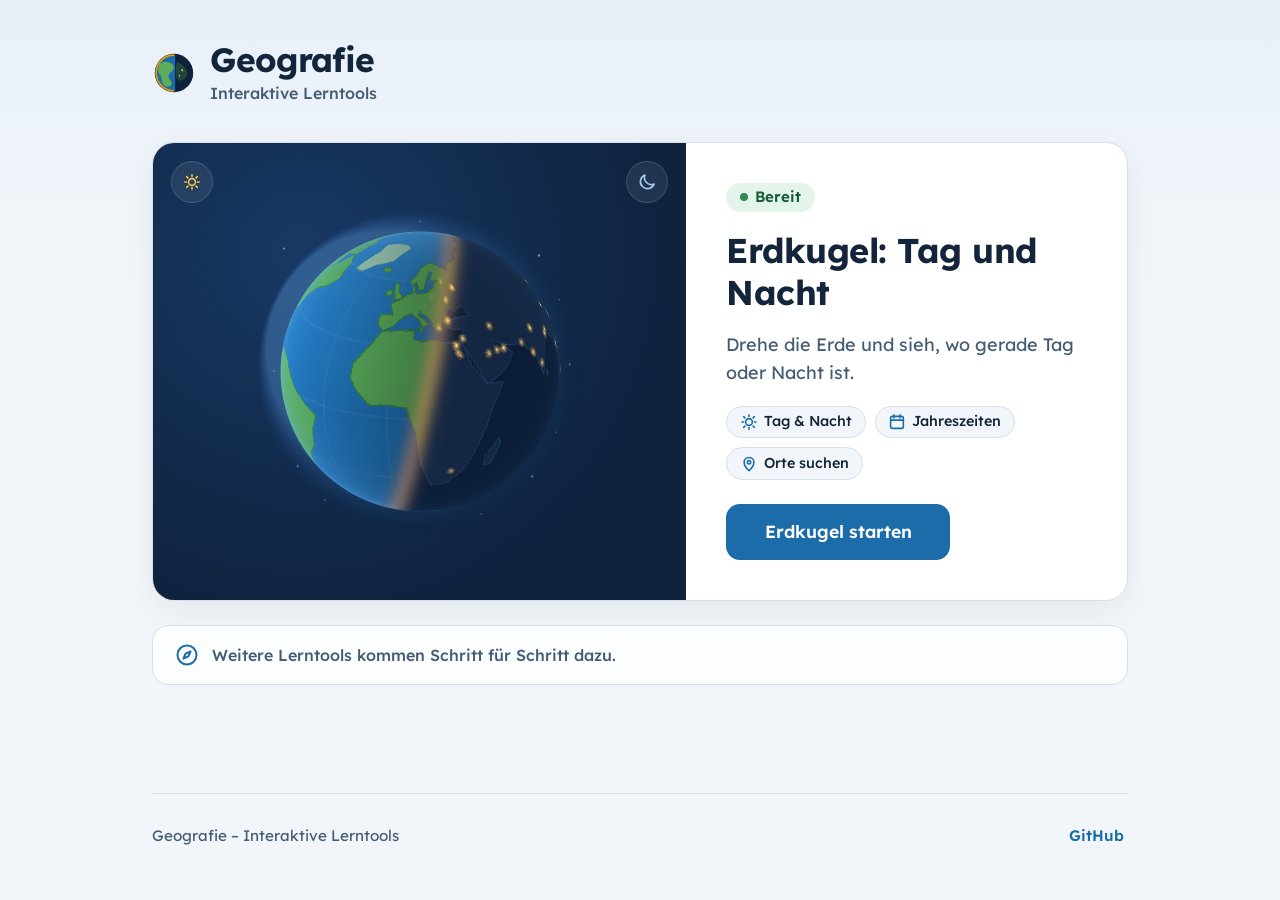
<file: index.html>
<!DOCTYPE html>
<html lang="de">
<head>
  <meta charset="UTF-8">
  <meta name="viewport" content="width=device-width, initial-scale=1.0">
  <title>Geografie – Interaktive Lerntools</title>
  <meta name="description" content="Interaktive Lerntools für den Geografie-Unterricht der Sekundarschule.">
  <link rel="icon" type="image/svg+xml" href="./assets/favicon.svg">
  <link rel="preconnect" href="https://fonts.googleapis.com">
  <link rel="preconnect" href="https://fonts.gstatic.com" crossorigin>
  <link rel="stylesheet" href="https://fonts.googleapis.com/css2?family=Lexend:wght@400;500;600;700&display=swap">
  <link rel="stylesheet" href="./styles.css">
</head>
<body>
  <a class="skip-link" href="#main-content">Zum Inhalt springen</a>

  <div class="page-shell">
    <header class="site-header">
      <div class="brand-lockup">
        <svg class="brand-mark" width="44" height="44" viewBox="0 0 64 64" aria-hidden="true">
          <defs>
            <clipPath id="header-globe-clip">
              <circle cx="32" cy="32" r="26" />
            </clipPath>
          </defs>
          <circle cx="32" cy="32" r="28" fill="#0E223D" />
          <g clip-path="url(#header-globe-clip)">
            <rect x="6" y="6" width="28" height="52" fill="#1B6CA8" />
            <rect x="34" y="6" width="24" height="52" fill="#0E223D" />
            <path d="M12 18c6-4 15-3 19 3 2 3-1 9-5 11-3 2-2 8 1 11 3 3 2 9-4 9-5 0-9-5-9-11 0-5-5-8-5-13 0-4 1-7 3-10z" fill="#5DAE5B" />
            <path d="M36 16c6 2 13 7 15 14 1 6-3 12-9 13-4 1-7-3-7-8 0-6-1-13 1-19z" fill="#1E463B" />
            <circle cx="44" cy="28" r="1.4" fill="#F6C344" />
            <circle cx="40" cy="36" r="1.2" fill="#F6C344" />
          </g>
          <circle cx="32" cy="32" r="26" fill="none" stroke="#E5A00D" stroke-width="2.4" stroke-dasharray="81.7 82" stroke-dashoffset="-40.8" />
        </svg>
        <div class="brand-text">
          <h1>Geografie</h1>
          <p class="site-subtitle">Interaktive Lerntools</p>
        </div>
      </div>
    </header>

    <main id="main-content" class="page-main">
      <section id="featured-stage" class="featured-stage" aria-label="Aktuelles Lerntool"></section>
      <section id="more-tools" class="more-tools" aria-label="Weitere Lerntools"></section>
    </main>

    <footer class="site-footer">
      <span>Geografie – Interaktive Lerntools</span>
      <a href="https://github.com/loma-picts/loma_geografie" target="_blank" rel="noopener noreferrer">GitHub</a>
    </footer>
  </div>

  <script src="./tools.js"></script>
  <script src="./app.js"></script>
</body>
</html>
</file>
<file: styles.css>
:root {
  --bg-page: #F2F6FA;
  --bg-surface: #FFFFFF;
  --bg-stage: #0E223D;
  --ink-primary: #13253A;
  --ink-secondary: #435B73;
  --accent-ocean: #1B6CA8;
  --accent-ocean-hover: #145485;
  --accent-day: #E5A00D;
  --accent-earth: #2E8B57;
  --border-subtle: #D5E0EC;
}

*,
*::before,
*::after {
  box-sizing: border-box;
}

html {
  -webkit-text-size-adjust: 100%;
}

body {
  margin: 0;
  min-height: 100vh;
  background-color: var(--bg-page);
  background-image: linear-gradient(180deg, #E8F0F8 0%, var(--bg-page) 280px);
  color: var(--ink-primary);
  font-family: "Lexend", "Noto Sans", "Segoe UI", system-ui, sans-serif;
  font-size: 1.125rem;
  line-height: 1.55;
  -webkit-font-smoothing: antialiased;
}

:focus-visible {
  outline: 3px solid var(--accent-day);
  outline-offset: 3px;
}

.skip-link {
  position: absolute;
  left: 1rem;
  top: -4rem;
  z-index: 50;
  background: var(--bg-stage);
  color: #FFFFFF;
  padding: 0.75rem 1.15rem;
  border-radius: 12px;
  font-weight: 600;
  text-decoration: none;
  transition: top 0.15s ease;
}

.skip-link:focus {
  top: 1rem;
}

.page-shell {
  max-width: 1040px;
  margin: 0 auto;
  min-height: 100vh;
  padding: clamp(1.25rem, 4vw, 2.5rem) clamp(1rem, 4vw, 2rem) clamp(1.75rem, 4vw, 2.5rem);
  display: flex;
  flex-direction: column;
}

/* Kopfbereich */
.site-header {
  margin-bottom: clamp(1.1rem, 3vw, 2.25rem);
}

.brand-lockup {
  display: flex;
  align-items: center;
  gap: 0.9rem;
}

.brand-mark {
  flex-shrink: 0;
  display: block;
}

.brand-text h1 {
  margin: 0;
  font-size: clamp(1.65rem, 3.2vw, 2.1rem);
  line-height: 1.15;
  font-weight: 700;
  letter-spacing: -0.02em;
  color: var(--ink-primary);
}

.site-subtitle {
  margin: 0.15rem 0 0;
  font-size: 1rem;
  font-weight: 500;
  color: var(--ink-secondary);
}

/* Hauptbereich */
.page-main {
  flex: 1;
  display: flex;
  flex-direction: column;
  gap: 1.5rem;
}

/* Hauptkarte (Featured Tool) */
.featured-card {
  background: var(--bg-surface);
  border: 1px solid var(--border-subtle);
  border-radius: 22px;
  overflow: hidden;
  display: grid;
  grid-template-columns: 1fr;
  box-shadow: 0 12px 32px rgba(19, 37, 58, 0.06);
}

@media (min-width: 860px) {
  .featured-card {
    grid-template-columns: minmax(0, 1.15fr) minmax(0, 0.95fr);
  }
}

.globe-stage-link {
  position: relative;
  display: flex;
  align-items: center;
  justify-content: center;
  padding: clamp(1.1rem, 3.5vw, 2.5rem);
  min-height: 250px;
  background: radial-gradient(circle at 28% 24%, #183863 0%, var(--bg-stage) 74%);
  text-decoration: none;
  overflow: hidden;
}

.globe-stage-link--static {
  cursor: default;
}

.stage-sky-badge {
  position: absolute;
  top: 1rem;
  width: 40px;
  height: 40px;
  border-radius: 999px;
  background: rgba(255, 255, 255, 0.08);
  border: 1px solid rgba(255, 255, 255, 0.14);
  display: grid;
  place-items: center;
  pointer-events: none;
}

.stage-sky-badge--sun {
  left: 1rem;
  color: #F6C344;
}

.stage-sky-badge--moon {
  right: 1rem;
  color: #A8C7EB;
}

.globe-canvas {
  width: 100%;
  max-width: 245px;
  aspect-ratio: 1 / 1;
  display: block;
  transition: transform 0.25s ease;
}

@media (min-width: 540px) {
  .globe-stage-link {
    min-height: 310px;
  }

  .stage-sky-badge {
    top: 1.15rem;
    width: 42px;
    height: 42px;
  }

  .stage-sky-badge--sun {
    left: 1.15rem;
  }

  .stage-sky-badge--moon {
    right: 1.15rem;
  }

  .globe-canvas {
    max-width: 340px;
  }
}

a.globe-stage-link:hover .globe-canvas {
  transform: scale(1.025);
}

.featured-info {
  padding: clamp(1.5rem, 3.8vw, 2.5rem);
  display: flex;
  flex-direction: column;
  justify-content: center;
  align-items: flex-start;
  gap: 1.15rem;
}

.status-pill {
  display: inline-flex;
  align-items: center;
  gap: 0.45rem;
  padding: 0.35rem 0.85rem;
  border-radius: 999px;
  font-size: 0.94rem;
  font-weight: 600;
  line-height: 1.2;
}

.status-pill--ready {
  background: #E3F5EB;
  color: #185C37;
}

.status-pill--soon {
  background: #FEF4DC;
  color: #7A4F00;
}

.status-dot {
  width: 8px;
  height: 8px;
  border-radius: 50%;
  flex-shrink: 0;
}

.status-pill--ready .status-dot {
  background: var(--accent-earth);
}

.status-pill--soon .status-dot {
  background: var(--accent-day);
}

.featured-title {
  margin: 0;
  font-size: clamp(1.6rem, 3vw, 2.15rem);
  line-height: 1.2;
  font-weight: 700;
  letter-spacing: -0.015em;
  color: var(--ink-primary);
}

.featured-text {
  margin: 0;
  font-size: 1.125rem;
  color: var(--ink-secondary);
  max-width: 34ch;
}

.highlight-list {
  list-style: none;
  margin: 0;
  padding: 0;
  display: flex;
  flex-wrap: wrap;
  gap: 0.55rem;
}

.highlight-chip {
  display: inline-flex;
  align-items: center;
  gap: 0.4rem;
  padding: 0.4rem 0.78rem;
  border-radius: 999px;
  background: var(--bg-page);
  border: 1px solid var(--border-subtle);
  color: var(--ink-primary);
  font-size: 0.9rem;
  font-weight: 500;
  line-height: 1.2;
}

.highlight-chip svg {
  color: var(--accent-ocean);
  flex-shrink: 0;
}

.cta-button {
  display: inline-flex;
  align-items: center;
  justify-content: center;
  min-height: 56px;
  width: 100%;
  padding: 0.85rem 1.75rem;
  margin-top: 0.35rem;
  border-radius: 14px;
  background: var(--accent-ocean);
  color: #FFFFFF;
  font-size: 1.1rem;
  font-weight: 600;
  text-decoration: none;
  transition: background-color 0.15s ease, transform 0.12s ease;
}

@media (min-width: 540px) {
  .cta-button {
    width: auto;
    min-width: 224px;
  }
}

.cta-button:hover {
  background: var(--accent-ocean-hover);
}

.cta-button:active {
  transform: translateY(1px);
}

.cta-soon {
  display: inline-flex;
  align-items: center;
  justify-content: center;
  min-height: 56px;
  padding: 0.85rem 1.5rem;
  margin-top: 0.35rem;
  border-radius: 14px;
  background: #EDF3F9;
  color: #35506B;
  border: 1px dashed #B5C8DC;
  font-size: 1rem;
  font-weight: 600;
}

/* Ruhiger Hinweis für kommende Tools (wenn noch 1 Tool vorhanden) */
.upcoming-shelf {
  display: flex;
  align-items: center;
  gap: 0.85rem;
  background: rgba(255, 255, 255, 0.78);
  border: 1px solid var(--border-subtle);
  border-radius: 16px;
  padding: 1.05rem 1.35rem;
  color: var(--ink-secondary);
  font-size: 1rem;
  font-weight: 500;
}

.upcoming-shelf svg {
  color: var(--accent-ocean);
  flex-shrink: 0;
}

.upcoming-shelf p {
  margin: 0;
  max-width: 48ch;
}

/* Raster für weitere Tools (aktiviert sich automatisch ab > 1 Tool) */
.section-heading {
  margin: 0.5rem 0 1rem;
  font-size: 1.25rem;
  font-weight: 700;
  color: var(--ink-primary);
}

.tools-grid {
  display: grid;
  grid-template-columns: repeat(auto-fill, minmax(280px, 1fr));
  gap: 1.5rem;
}

.tool-card {
  background: var(--bg-surface);
  border: 1px solid var(--border-subtle);
  border-radius: 18px;
  overflow: hidden;
  display: flex;
  flex-direction: column;
  box-shadow: 0 8px 22px rgba(19, 37, 58, 0.05);
}

.tool-card-preview {
  height: 120px;
  background: radial-gradient(circle at 30% 25%, #183863 0%, var(--bg-stage) 80%);
  color: #F6C344;
  display: grid;
  place-items: center;
}

.tool-card-body {
  padding: 1.35rem;
  display: flex;
  flex-direction: column;
  align-items: flex-start;
  gap: 0.75rem;
  flex: 1;
}

.tool-card-title {
  margin: 0;
  font-size: 1.2rem;
  line-height: 1.25;
  font-weight: 700;
  color: var(--ink-primary);
}

.tool-card-text {
  margin: 0;
  font-size: 1rem;
  color: var(--ink-secondary);
  flex: 1;
}

.tool-card-action {
  display: inline-flex;
  align-items: center;
  justify-content: center;
  min-height: 48px;
  width: 100%;
  padding: 0.7rem 1.2rem;
  margin-top: 0.35rem;
  border-radius: 12px;
  background: var(--accent-ocean);
  color: #FFFFFF;
  font-size: 1rem;
  font-weight: 600;
  text-decoration: none;
  transition: background-color 0.15s ease;
}

.tool-card-action:hover {
  background: var(--accent-ocean-hover);
}

.tool-card-soon {
  display: inline-flex;
  align-items: center;
  justify-content: center;
  min-height: 48px;
  width: 100%;
  padding: 0.7rem 1.2rem;
  margin-top: 0.35rem;
  border-radius: 12px;
  background: #EDF3F9;
  color: #35506B;
  border: 1px dashed #B5C8DC;
  font-size: 0.95rem;
  font-weight: 600;
}

/* Fusszeile */
.site-footer {
  margin-top: clamp(2rem, 5vw, 3rem);
  padding-top: 1.1rem;
  border-top: 1px solid var(--border-subtle);
  display: flex;
  flex-wrap: wrap;
  align-items: center;
  justify-content: space-between;
  gap: 0.5rem 1.5rem;
  font-size: 0.95rem;
  color: var(--ink-secondary);
}

.site-footer a {
  color: var(--accent-ocean);
  font-weight: 600;
  text-decoration: none;
  min-height: 48px;
  display: inline-flex;
  align-items: center;
  padding: 0 0.25rem;
}

.site-footer a:hover {
  text-decoration: underline;
}

@media (prefers-reduced-motion: reduce) {
  .skip-link,
  .globe-canvas,
  .cta-button,
  .tool-card-action {
    transition: none;
  }

  a.globe-stage-link:hover .globe-canvas {
    transform: none;
  }
}
</file>
